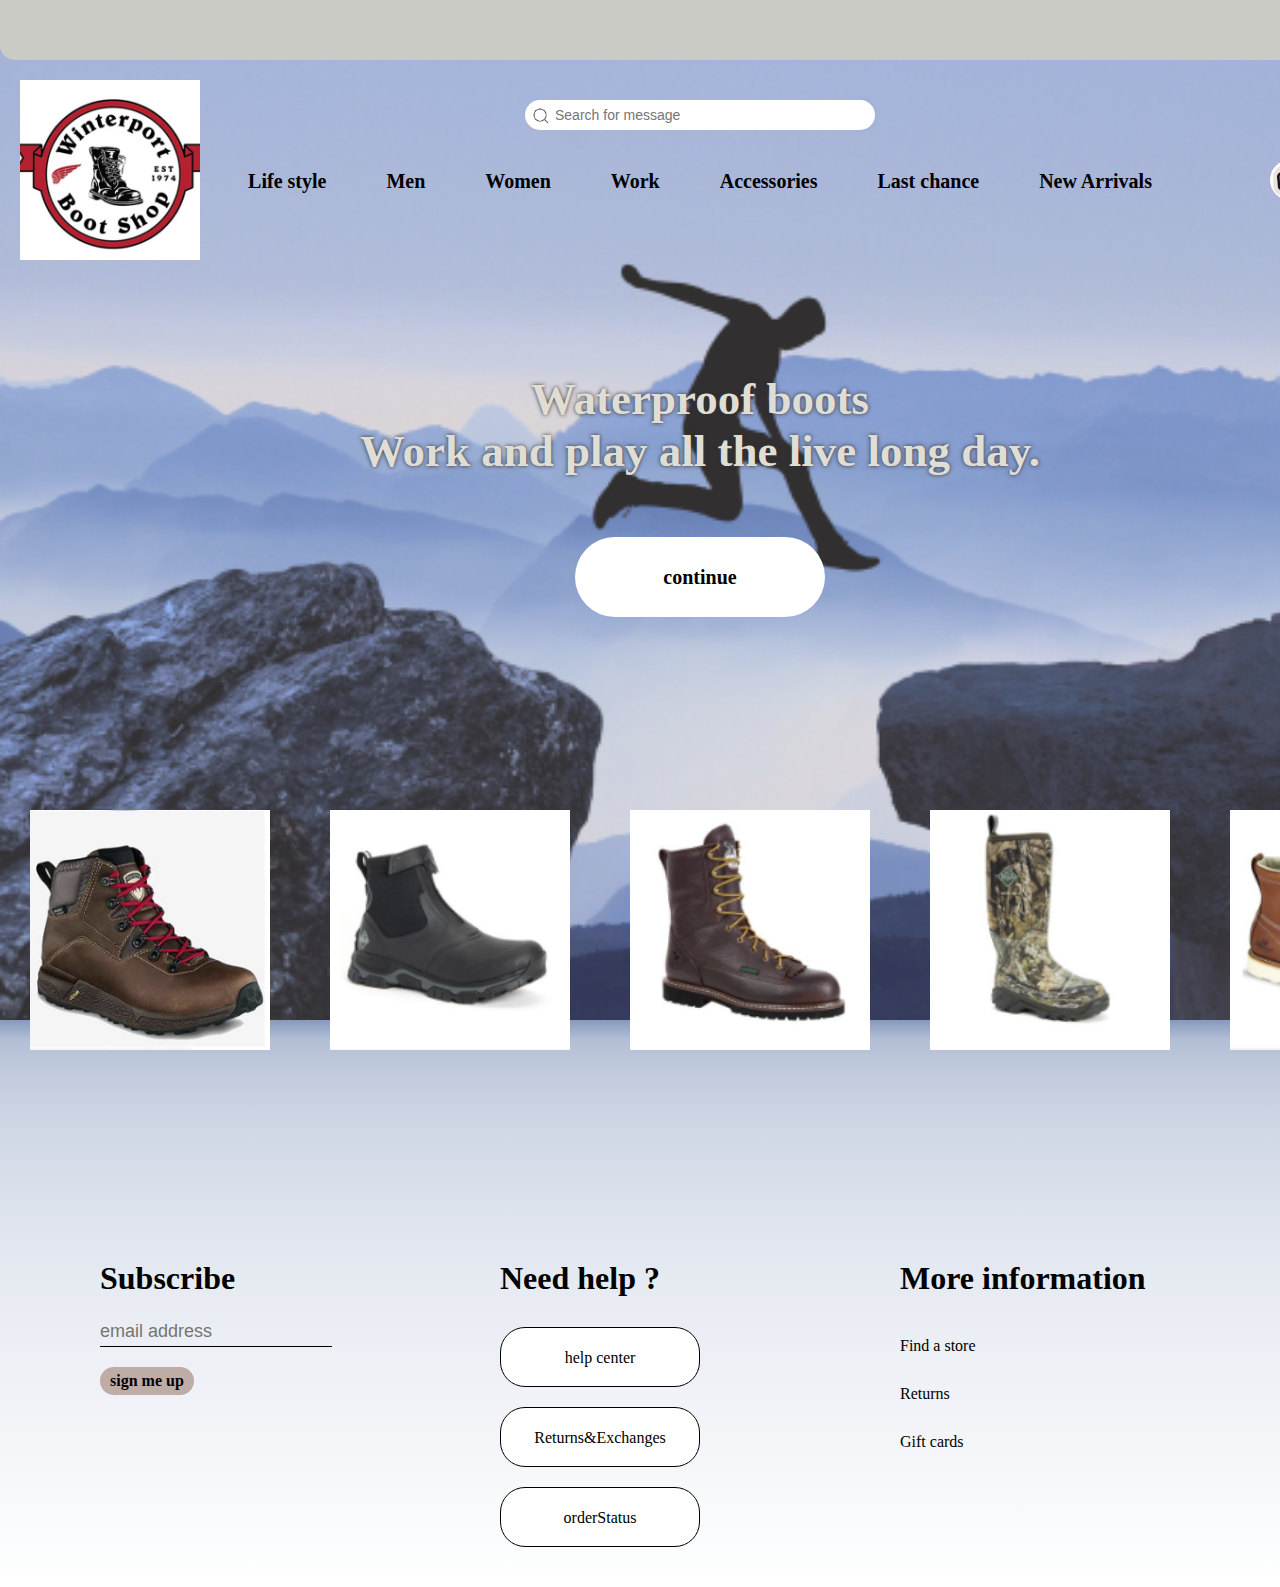
<file: index.html>
<!DOCTYPE html>
<html lang="en">

<head>
  <meta charset="UTF-8">
  <meta http-equiv="X-UA-Compatible" content="IE=edge">
  <meta name="viewport" content="width=device-width, initial-scale=1.0">
  <title>Login</title>
  <link rel="stylesheet" href="css/index.css">
</head>

<body>
  <div class="header">
    <div class="topic">Login</div>
    <div class="header-body">
      <div class="logo"></div>
      <div class="selects">
        <div class="icon shop"></div>
        <div class="icon menu"></div>
      </div>
      <div class="srh">
        <div class="left"></div>
        <input type="text" class="inp" placeholder="Search for message">
      </div>
      <ul class="navbar">
        <li class="item">Life style <ul class="item-hover-class">
            <li>Men</li>
            <li>Women</li>
            <li>Work</li>
            <li>Accessories</li>
          </ul>
        </li>
        <li class="item">Men <ul class="item-hover-class">
            <li>Men</li>
            <li>Women</li>
            <li>Work</li>
            <li>Accessories</li>
          </ul>
        </li>
        <li class="item">Women <ul class="item-hover-class">
            <li>Men</li>
            <li>Women</li>
            <li>Work</li>
            <li>Accessories</li>
          </ul>
        </li>
        <li class="item">Work</li>
        <li class="item">Accessories</li>
        <li class="item">Last chance</li>
        <li class="item">New Arrivals</li>
      </ul>
      <div class="content">
        <div class="slogan">Waterproof boots<br />Work and play all the live
          long day.</div>
        <div class="btn">
          <a href="./other/index.html">continue</a>
        </div>
      </div>
    </div>
    <div id="shoes-wrapper">
      <div class="pngline">
        <div class="png"><img src="./imgs/shoe1.png" alt=""></div>
        <div class="png"><img src="./imgs/shoe2.png" alt=""></div>
        <div class="png"><img src="./imgs/shoe3.png" alt=""></div>
        <div class="png"><img src="./imgs/shoe4.png" alt=""></div>
        <div class="png"><img src="./imgs/shoe5.png" alt=""></div>
      </div>
    </div>
  </div>
  <div class="main">
    <div class="col_l">
      <h3>Subscribe</h3>
      <input type="text" placeholder="email address"><br>
      <div class="signup btn">sign me up</div>
    </div>
    <div class="col_m">
      <h3>Need help ?</h3>
      <div class="btn-list">
        <div class="btn">help center</div>
        <div class="btn">Returns&Exchanges</div>
        <div class="btn">orderStatus</div>
      </div>
    </div>
    <div class="col_r">
      <h3>More information</h3>
      <div class="link-list">
        <a href="javascript:;">Find a store</a>
        <a href="javascript:;">Returns</a>
        <a href="javascript:;">Gift cards</a>
      </div>
    </div>
  </div>
</body>

</html>
</file>
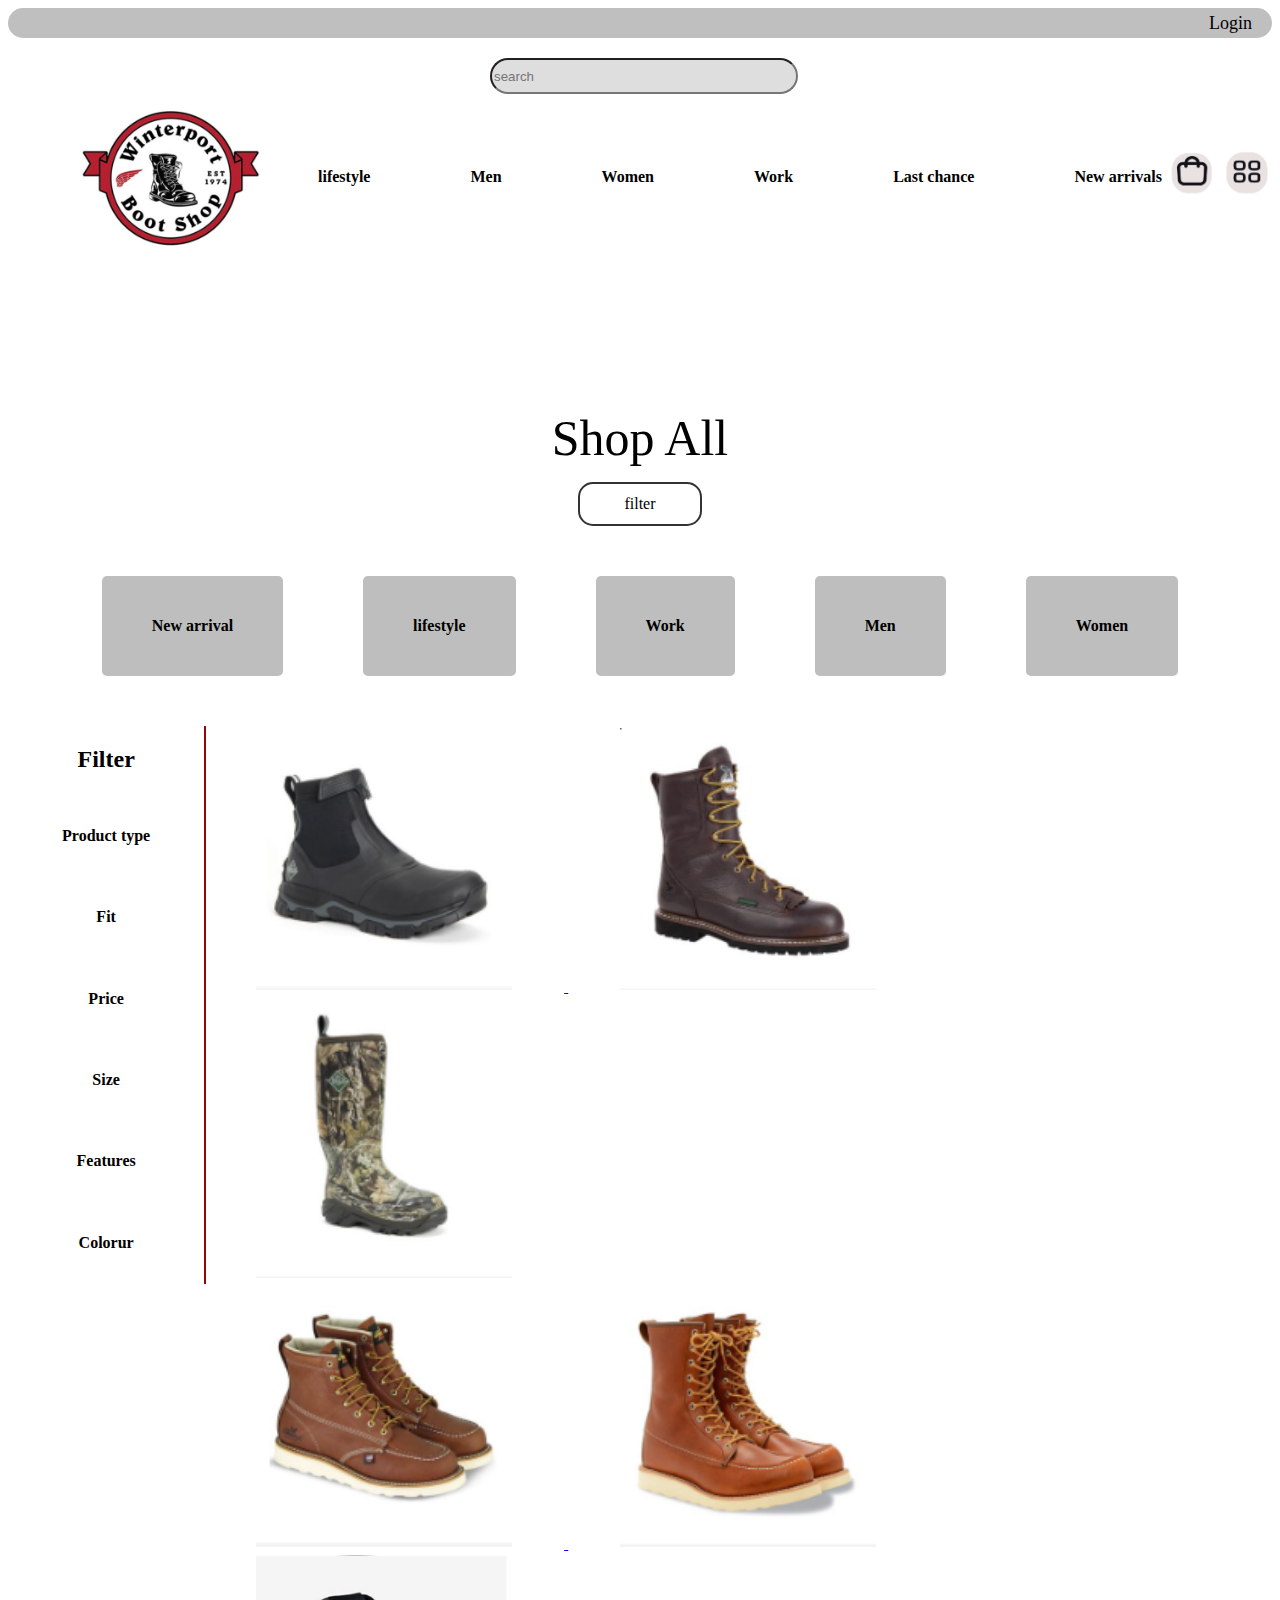
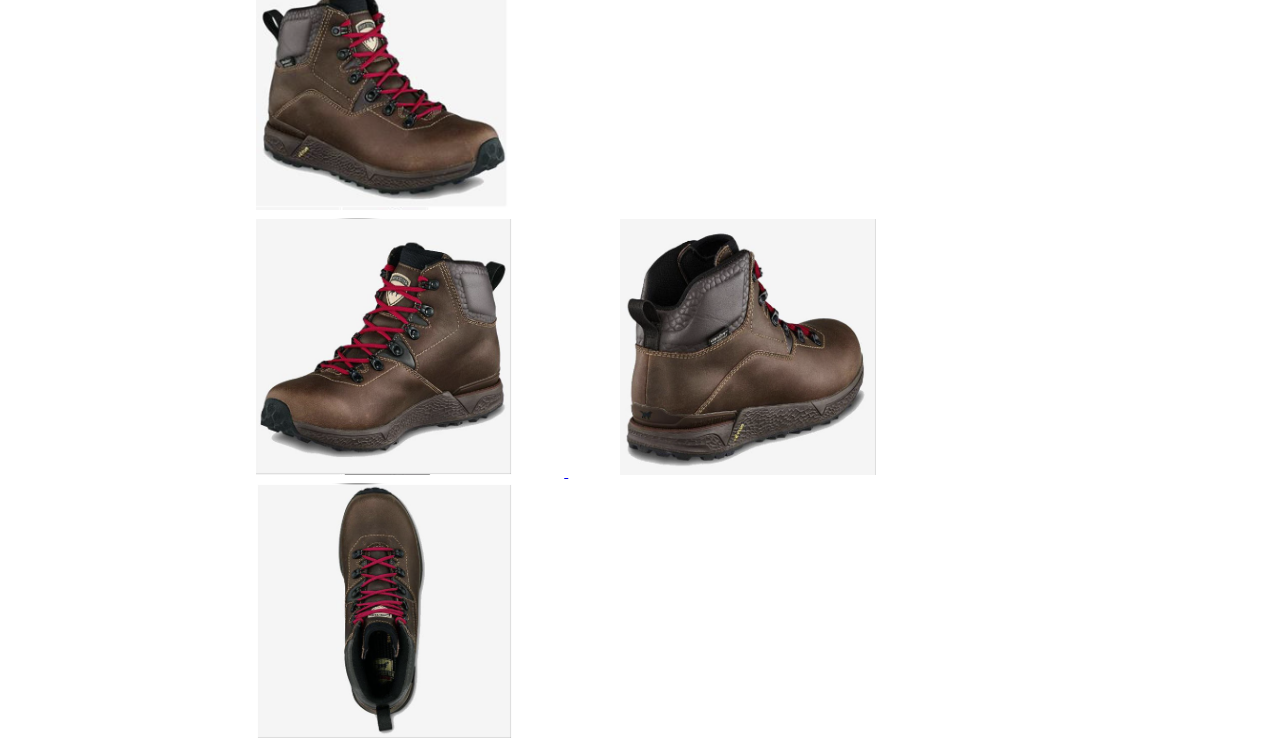
<file: other/index.html>
<!DOCTYPE html>
<html lang="en">

<head>
  <meta charset="UTF-8">
  <title>Title</title>
  <link rel="stylesheet" href="./index.css">
</head>

<body>
  <div class="login">Login</div>
  <div class="input">
    <input type="text" placeholder="search" />
  </div>
  <div class="nav">
    <a href="../index.html"><img src="./A3/微信图片_20230603154554.png" alt=""></a>
    <h4>lifestyle</h4>
    <h4>Men</h4>
    <h4>Women</h4>
    <h4>Work</h4>
    <h4>Last chance</h4>
    <h4>New arrivals</h4>
    <div>
      <img src="./A3/微信图片_20230603154605.png" alt="">
      <img src="./A3/微信图片_20230603154601.png" alt="">
    </div>
  </div>
  <div class="title">Shop All</div>
  <div class="filter">filter</div>
  <div class="nav2">
    <h4>New arrival</h4>
    <h4>lifestyle</h4>
    <h4>Work</h4>
    <h4>Men</h4>
    <h4>Women</h4>
  </div>
  <div class="nav3">
    <div class="nav3-l">
      <h2>Filter</h2>
      <h4>Product type</h4>
      <h4>Fit</h4>
      <h4>Price</h4>
      <h4>Size</h4>
      <h4>Features</h4>
      <h4>Colorur</h4>
    </div>
    <div>
      <div class="list">
        <div class="red"></div>
        <a href="../details.html">
          <img src="./A3/2fd34240a0e7835fe2efd508d3cba7c.png" alt="">
          <img src="./A3/3b537c094c905d2bfe17c156857c494.png" alt="">
          <img src="./A3/21b524e2fa5beba7e4d8f57fe9c40c2.png" alt="">
        </a>
      </div>
      <div class="list">
        <a href="../details.html">
          <img src="./A3/21585aa43b9ceb8bced40dbc0421b7d.png" alt="">
          <img src="./A3/cc462dd172261ce12dfb2aeab0b0e97.png" alt="">
          <img src="./A3/微信图片_20230603154610.png" alt="">
        </a>
      </div>
      <div class="list">
        <a href="../details.html">
          <img src="./A3/微信图片_20230603154614.png" alt="">
          <img src="./A3/微信图片_20230603154619.png" alt="">
          <img src="./A3/微信图片_20230603154627.png" alt="">
        </a>
      </div>
    </div>
  </div>
</body>

</html>
</file>
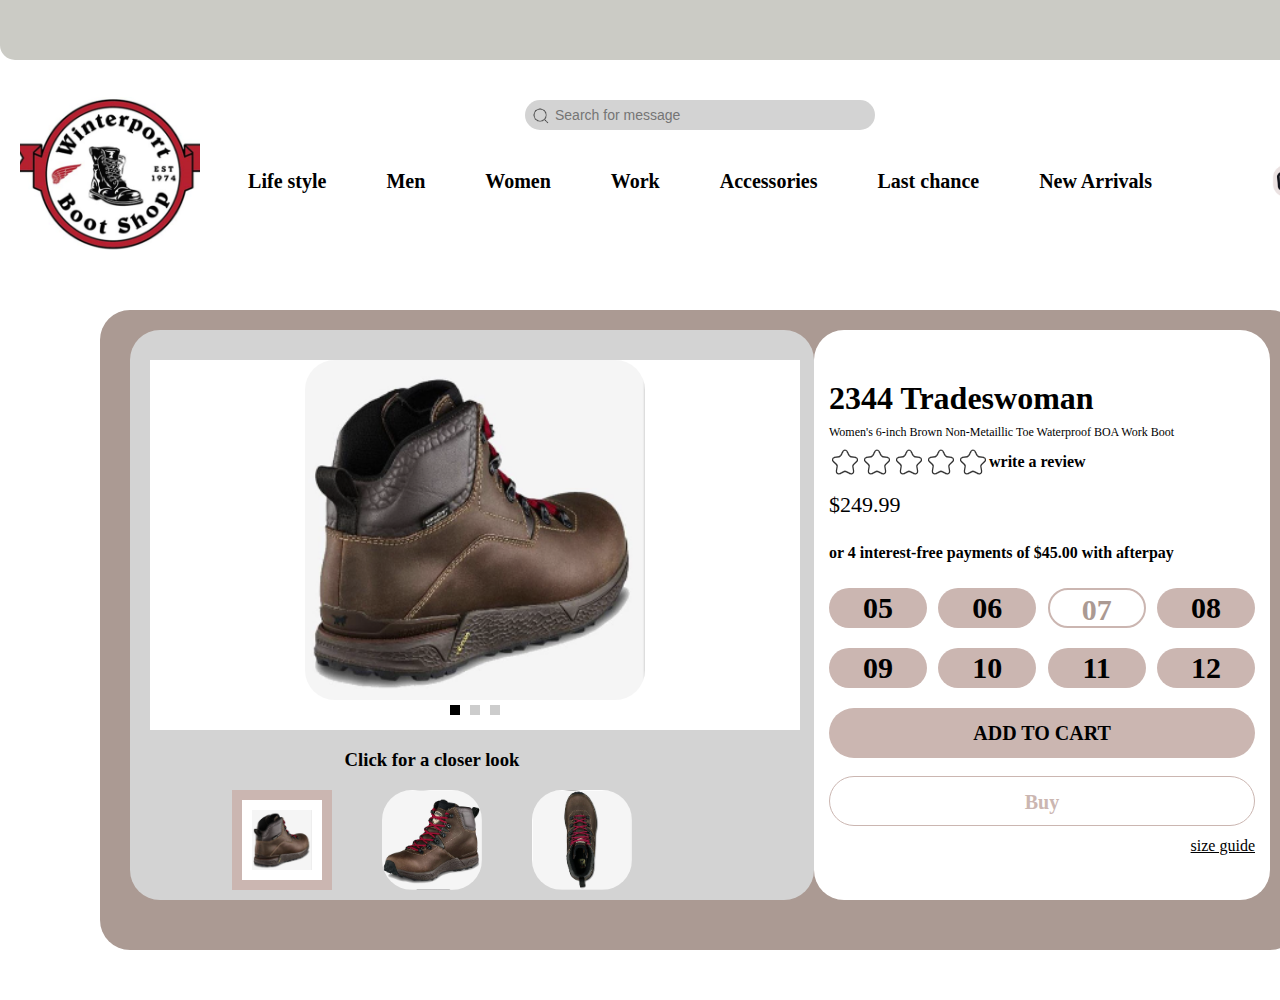
<file: details.html>
<!DOCTYPE html>
<html lang="en">

<head>
  <meta charset="UTF-8">
  <meta http-equiv="X-UA-Compatible" content="IE=edge">
  <meta name="viewport" content="width=device-width, initial-scale=1.0">
  <title>Details</title>
  <link rel="stylesheet" href="css/details.css">
</head>

<body>
  <div class="header">
    <div class="topic">Login</div>
    <div class="header-body">
      <div class="logo"></div>
      <div class="selects">
        <div class="icon shop"></div>
        <div class="icon menu"></div>
      </div>
      <div class="srh">
        <div class="left"></div>
        <input type="text" class="inp" placeholder="Search for message">
      </div>
      <ul class="navbar">
        <li class="item">Life style</li>
        <li class="item">Men</li>
        <li class="item">Women</li>
        <li class="item">Work</li>
        <li class="item">Accessories</li>
        <li class="item">Last chance</li>
        <li class="item">New Arrivals</li>
      </ul>
    </div>
    <div class="main">
      <div class="img-panel">
        <div class="image-board">
          <img src="imgs/fig1.png" alt="" id="show-img">
          <div class="dots">
            <div class="dot active"></div>
            <div class="dot"></div>
            <div class="dot"></div>
          </div>
        </div>
        <h3 class="tips">Click for a closer look</h3>
        <div class="figs">
          <div class="item sure"><img src="imgs/fig1.png" data-id="1" alt="">
          </div>
          <div class="item"><img src="imgs/fig2.png" data-id="2" alt=""></div>
          <div class="item"><img src="imgs/fig3.png" data-id="3" alt=""></div>
        </div>
      </div>
      <div class="info-panel">
        <h3 class="title">2344 Tradeswoman</h3>
        <p class="intro">Women's 6-inch Brown Non-Metaillic Toe Waterproof BOA
          Work Boot</p>
        <div class="review">
          <div class="stars"></div>
          <p>write a review</p>
        </div>
        <div class="price">$249.99</div>
        <h4 class="tips">or 4 interest-free payments of $45.00 with afterpay
        </h4>
        <!-- <div class="area">US</div> -->
        <div class="size-wrapper">
          <div class="size" data-size="5">05</div>
          <div class="size" data-size="6">06</div>
          <div class="size sure" data-size="7">07</div>
          <div class="size" data-size="8">08</div>
          <div class="size" data-size="9">09</div>
          <div class="size" data-size="10">10</div>
          <div class="size" data-size="11">11</div>
          <div class="size" data-size="12">12</div>
        </div>
        <div class="add-btn">ADD TO CART</div>
        <br>
        <div class="buy-btn">Buy</div>
        <div class="guide">size guide</div>
      </div>
      <div class="order-panel">
        <div class="title">Item Added To Cart</div>
        <div class="info">
          <div class="pic">
            <img src="imgs/fig1.png" alt="">
          </div>
          <div class="detail">
            <div class="name">xxxx product</div>
            <div class="type">women</div>
            <div class="tag">Qty1</div>
            <div class="tag">Size <span id="size">7</span></div>
            <div class="price">$249.99</div>
          </div>
        </div>
        <div class="op-area">
          <div class="top-line">
            <div class="left">1 item</div>
            <div class="right">
              <p>Subtotal:</p>
              <p>$8888</p>
            </div>
          </div>
          <div class="btn cart">View Cart</div>
          <div class="btn check">Proceed To Checkout</div>
        </div>
      </div>
    </div>
  </div>
  <script>
    document.querySelectorAll(".figs .item").forEach(function (item) {
      item.addEventListener("click", function () {
        const id = this.children[0].getAttribute("data-id");
        document.querySelector("#show-img").src = `imgs/fig${id}.png`;
        document.querySelectorAll(".dot").forEach(function (dot, idx) {
          dot.classList.remove("active");
          if (idx === id - 1) {
            dot.classList.add("active");
          }
        });
        document.querySelectorAll(".figs .item").forEach((dot, idx) => {
          dot.classList.remove("sure");
          if (idx === id - 1) {
            dot.classList.add("sure");
          }
        })
      });
    });

    document.querySelectorAll(".size-wrapper .size").forEach(function (size) {
      size.addEventListener("click", function () {
        document.querySelectorAll(".size-wrapper .size").forEach((ele) => {
          ele.classList = 'size';
        })
        this.classList = 'sure size'
        const sizeValue = this.getAttribute("data-size");
        document.querySelector("#size").textContent = sizeValue;
      });
    });

    document.querySelectorAll(".add-btn").forEach(function (addBtn) {
      addBtn.addEventListener("click", function () {
        document.querySelector(".order-panel").style.display = "block";
      });
    });

    document.querySelectorAll(".order-panel .btn").forEach(function (btn) {
      btn.addEventListener("click", function () {
        document.querySelector(".order-panel").style.display = "none";
      });
    });
    /* buy */
    document.querySelector('.buy-btn').addEventListener('click', function () {
      alert('buy success')
      window.location.href = '/index.html'
    })
  </script>
</body>

</html>
</file>
<file: css/index.css>
* {
  margin: 0;
  padding: 0;
  box-sizing: border-box;
}
ul,
li {
  list-style: none;
}
body {
  min-width: 1400px;
}
.header {
  position: relative;
  background: url('../imgs/banner.png') no-repeat center;
  background-size: cover;
  background-position: center 20px;
  height: 1020px;
}
.header .topic {
  height: 60px;
  font-weight: bold;
  font-size: 24px;
  text-align: right;
  padding-right: 20px;
  line-height: 60px;
  background-color: #cbcbc5;
  border-radius: 15px;
  border-top-left-radius: 0;
  border-top-right-radius: 0;
}
.header .header-body {
  overflow: hidden;
  position: relative;
}
.header-body .logo {
  position: absolute;
  top: 20px;
  left: 20px;
  width: 180px;
  height: 180px;
  background: url('../imgs/logo.png') no-repeat center;
  background-size: cover;
}
.header-body .selects {
  display: flex;
  gap: 20px;
  flex-direction: row;
  position: absolute;
  top: 100px;
  right: 30px;
}
.selects .icon {
  width: 40px;
  height: 40px;
  border-radius: 50%;
  cursor: pointer;
}
.selects .icon.shop {
  background: url('../imgs/shop-icon.png') no-repeat center;
  background-size: cover;
}
.selects .icon.menu {
  background: url('../imgs/menu-icon.png') no-repeat center;
  background-size: cover;
}
.header-body .srh {
  margin: 40px auto;
  width: 350px;
  height: 30px;
  background: #fff;
  border-radius: 15px;
  overflow: hidden;
}
.srh .left {
  float: left;
  width: 30px;
  height: 30px;
  background: url('../imgs/srh-icon.png') no-repeat center;
  background-size: 70%;
}
.srh .inp {
  border: none;
  font-size: 14px;
  line-height: 30px;
  outline: none;
}
.header-body .navbar {
  display: flex;
  flex-direction: row;
  justify-content: center;
  padding: 0 150px;
}
.navbar .item {
  padding: 0 30px;
  font-size: 20px;
  font-weight: bold;
  cursor: pointer;
}
.navbar .item:hover {
  background-color: #333;
  color: #fff;
}
.navbar .item:hover .item-hover-class {
  display: block;
}
.item-hover-class {
  display: none;
}
.item-hover-class > li {
  height: 50px;
  line-height: 50px;
  color: #fff;
}
.item-hover-class > li:hover {
  background-color: rgba(51, 51, 51, 0.1);
}
.content .slogan {
  font-size: 45px;
  text-align: center;
  color: #dfddd4;
  text-shadow: 0px 0px 4px #333;
  font-weight: bold;
  width: 1000px;
  margin: 180px auto 60px;
}
.btn {
  cursor: pointer;
  background-color: #fff;
}
.btn a {
  text-decoration: none;
  /* 去除默认的下划线 */
  outline: none;
  /* 去除旧版浏览器的点击后的外虚线框 */
  color: #000;
  /* 去除默认的颜色和点击后变化的颜色 */
}
.content .btn {
  background-color: #fff;
  width: 250px;
  height: 80px;
  border-radius: 40px;
  font-weight: bold;
  line-height: 80px;
  text-align: center;
  font-size: 20px;
  margin: 0 auto;
}
#shoes-wrapper {
  position: absolute;
  bottom: -60px;
  width: 100%;
  white-space: nowrap;
  overflow: hidden;
}
#shoes-wrapper .scroll-content {
  display: block;
  height: 180px;
  overflow-x: scroll;
  overflow-y: hidden;
}
/*滚动条样式*/
.scroll-content::-webkit-scrollbar {
  width: 4px;
  /*height: 4px;*/
}
.scroll-content:-webkit-scrollbar-thumb {
  border-radius: 10px;
  -webkit-box-shadow: inset 0 0 5px rgba(0, 0, 0, 0.2);
  background: rgba(0, 0, 0, 0.2);
}
.scroll-content::-webkit-scrollbar-track {
  -webkit-box-shadow: inset 0 0 5px rgba(0, 0, 0, 0.2);
  border-radius: 0;
  background: rgba(0, 0, 0, 0.1);
}
#shoes-wrapper .scroll-item {
  padding: 0 25px;
  display: inline-block;
}
#shoes-wrapper .scroll-item img {
  width: 230px;
  height: 180px;
  object-fit: cover;
  border-radius: 20px;
  cursor: pointer;
}
.main {
  display: flex;
  justify-content: center;
  padding: 240px 100px 40px;
  overflow: hidden;
  background: linear-gradient(to bottom, #8699bd, 10%, white);
}
.main h3 {
  font-size: 32px;
}
.main .col_l,
.main .col_m,
.main .col_r {
  flex: 1;
}
.col_l input {
  border: 0;
  border-bottom: 1px solid black;
  background-color: transparent;
  outline: none;
  margin: 20px 0;
  height: 30px;
  font-size: 18px;
}
.col_l .signup {
  background-color: #bfaca6;
  padding: 5px 10px;
  font-weight: bold;
  display: inline-block;
  border-radius: 25px;
}
.col_m .btn-list {
  display: flex;
  flex-direction: column;
  gap: 20px;
  margin-top: 30px;
}
.btn-list .btn {
  width: 200px;
  height: 60px;
  border-radius: 25px;
  line-height: 60px;
  text-align: center;
  border: 1px solid black;
}
.col_r .link-list {
  display: flex;
  flex-direction: column;
  gap: 30px;
  margin-top: 40px;
}
.link-list a {
  text-decoration: none;
  color: #000;
}
.swiper-slide img {
  width: 200px;
  height: 200px;
  object-fit: cover;
}
.pngline {
  display: flex;
  width: 100%;
  align-items: center;
  vertical-align: middle;
  flex-grow: 1;
  margin: auto;
}
.pngline .png {
  height: 240px;
  margin: 30px;
  flex-grow: 1;
}
.pngline img {
  width: 240px;
  height: 240px;
  object-fit: cover;
  transition: all 0.6s;
}
.pngline img:hover {
  box-shadow: 0px 0px 4px #ccc;
  transform: scale(1.1);
  border: 6px solid #fff;
  border-radius: 6px;
}
</file>
<file: other/index.css>
.login {
  background: #bfbfbf;
  height: 30px;
  line-height: 30px;
  text-align: right;
  padding: 0 20px;
  border-radius: 20px;
  font-size: 18px;
}

.input {
  width: 300px;
  margin: 20px auto 0;
}

.input input {
  width: 100%;
  height: 30px;
  border-radius: 20px;
  background: #dedede;
}

.nav {
  display: flex;
  align-items: center;
  justify-content: center;
  position: relative;
}

.nav>a>img {
  width: 200px;
}

.nav h4 {
  margin: 0 50px;
}

.nav div {
  position: absolute;
  top: 52px;
  right: 0;
}

.nav div img {
  width: 50px;
}

.title {
  font-size: 50px;
  text-align: center;
  margin-top: 150px;
}

.filter {
  width: 120px;
  height: 40px;
  margin: 15px auto;
  line-height: 40px;
  text-align: center;
  border: 2px solid #333;
  border-radius: 15px;
}

.nav2 {
  display: flex;
  justify-content: center;
  margin-top: 50px;
}

.nav2 h4 {
  padding: 0 50px;
  height: 100px;
  line-height: 100px;
  background: #bebebe;
  margin: 0 40px;
  border-radius: 5px;
}

.nav3 {
  display: flex;
  margin-top: 50px;
}

.nav3-l {
  width: 200px;
}

.nav3-l h4 {
  height: 60px;
  text-align: center;
}

.nav3-l h2 {
  height: 60px;
  text-align: center;
}

.list img {
  width: 260px;
  margin: 0 50px;
  transition: all 0.6s;
  border: 2px solid #fff;
  box-sizing: border-box;
}

.list img:hover {
  opacity: 0.8;
  border-radius: 20px;
  box-sizing: border-box;
  border: 2px solid #bebebe;
  overflow: hidden;
}

.list {
  position: relative;
}

.red {
  position: absolute;
  top: 0;
  left: 0;
  width: 2px;
  height: 100%;
  background: #960404;
}
</file>
<file: css/details.css>
* {
  margin: 0;
  padding: 0;
  box-sizing: border-box;
}
ul,
li {
  list-style: none;
}
body {
  min-width: 1400px;
}
.header {
  position: relative;
}
.header .topic {
  height: 60px;
  font-weight: bold;
  font-size: 24px;
  text-align: right;
  padding-right: 20px;
  line-height: 60px;
  background-color: #cbcbc5;
  border-radius: 15px;
  border-top-left-radius: 0;
  border-top-right-radius: 0;
}
.header .header-body {
  overflow: hidden;
  position: relative;
  height: 200px;
}
.header-body .logo {
  position: absolute;
  top: 20px;
  left: 20px;
  width: 180px;
  height: 180px;
  background: url('../imgs/logo.png') no-repeat center;
  background-size: cover;
}
.header-body .selects {
  display: flex;
  gap: 20px;
  flex-direction: row;
  position: absolute;
  top: 100px;
  right: 30px;
}
.selects .icon {
  width: 40px;
  height: 40px;
  border-radius: 50%;
  cursor: pointer;
}
.selects .icon.shop {
  background: url('../imgs/shop-icon.png') no-repeat center;
  background-size: cover;
}
.selects .icon.menu {
  background: url('../imgs/menu-icon.png') no-repeat center;
  background-size: cover;
}
.header-body .srh {
  margin: 40px auto;
  width: 350px;
  height: 30px;
  background: #d3d3d3;
  border-radius: 15px;
  overflow: hidden;
}
.srh .left {
  float: left;
  width: 30px;
  height: 30px;
  background: url('../imgs/srh-icon.png') no-repeat center;
  background-size: 70%;
}
.srh .inp {
  border: none;
  font-size: 14px;
  line-height: 30px;
  outline: none;
  background: #d3d3d3;
}
.header-body .navbar {
  display: flex;
  flex-direction: row;
  justify-content: center;
  padding: 0 150px;
}
.navbar .item {
  padding: 0 30px;
  font-size: 20px;
  font-weight: bold;
  cursor: pointer;
}
.header .main {
  position: relative;
  height: 640px;
  width: 1200px;
  background: #ab9a93;
  border-radius: 30px;
  margin: 50px auto;
  padding: 20px 30px 50px;
}
.main .img-panel {
  float: left;
  width: 60%;
  height: 100%;
  padding: 20px;
  padding-right: 100px;
  background: lightgray;
  border-radius: 30px;
}
.img-panel .image-board {
  width: 650px;
  height: 370px;
  position: relative;
  background-color: #fff;
}
.img-panel .image-board img#show-img {
  width: 340px;
  height: auto;
  margin: 10px auto;
  display: block;
  border-radius: 30px;
}
.image-board .dots {
  position: absolute;
  bottom: 15px;
  right: 0;
  left: 0;
  display: flex;
  justify-content: center;
  gap: 10px;
}
.image-board .dots .dot {
  width: 10px;
  height: 10px;
  background: #ccc;
}
.image-board .dots .dot.active {
  background: #000;
}
.img-panel .tips {
  text-align: center;
  line-height: 60px;
}
.img-panel .figs {
  display: flex;
  justify-content: center;
  gap: 50px;
}
.figs .item {
  width: 100px;
  height: 100px;
  border-radius: 30px;
  overflow: hidden;
  cursor: pointer;
  transition: all 0.6s;
}
.figs .item.sure {
  border: 10px solid #cbb6b1;
  box-sizing: border-box;
  padding: 10px;
  background-color: #fff;
  border-radius: 0;
}
.figs .item img {
  width: 100%;
  height: 100%;
  object-fit: contain;
}
.main .info-panel {
  float: left;
  width: 40%;
  height: 100%;
  background: #fff;
  border-radius: 30px;
  padding: 50px 15px;
}
.info-panel .title {
  font-size: 32px;
}
.info-panel .intro {
  font-size: 12px;
  line-height: 30px;
}
.info-panel .review {
  height: 30px;
}
.info-panel .review .stars {
  float: left;
  width: 160px;
  height: 30px;
  background: url('../imgs/star.png') repeat-x center;
}
.info-panel .review p {
  float: left;
  font-weight: bold;
  height: 30px;
  line-height: 30px;
}
.info-panel .price {
  font-size: 22px;
  margin: 15px 0;
}
.info-panel .tips {
  font-weight: bold;
  line-height: 40px;
}
.info-panel .area {
  padding-left: 20px;
  height: 50px;
  border-radius: 25px;
  font-weight: bold;
  font-size: 20px;
  line-height: 50px;
  background-color: #cbb6b1;
}
.info-panel .size-wrapper {
  display: flex;
  flex-wrap: wrap;
  justify-content: space-between;
  width: 100%;
  margin: 15px 0 0;
}
.size-wrapper .size {
  width: 23%;
  margin-bottom: 20px;
  height: 40px;
  font-size: 30px;
  font-weight: bold;
  text-align: center;
  line-height: 40px;
  border-radius: 20px;
  background: #cbb6b1;
  cursor: pointer;
}
.size-wrapper .size.sure {
  border: 2px solid #cbb6b1;
  box-sizing: border-box;
  color: #ab9a93;
  font-weight: bold;
  background-color: #fff;
}
.info-panel .add-btn {
  text-align: center;
  font-weight: bold;
  font-size: 20px;
  height: 50px;
  border-radius: 25px;
  line-height: 50px;
  background-color: #cbb6b1;
  cursor: pointer;
}
.add-btn,
.buy-btn {
  transition: all 0.6s;
}
.info-panel .buy-btn {
  text-align: center;
  font-weight: bold;
  font-size: 20px;
  height: 50px;
  border-radius: 25px;
  line-height: 50px;
  border: 1px solid #cbb6b1;
  color: #cbb6b1;
  cursor: pointer;
}
.add-btn:hover {
  opacity: 0.8;
  border-radius: 0;
}
.buy-btn:hover {
  opacity: 0.8;
  border-radius: 0;
  background-color: #cbb6b1;
  color: #fff;
}
.info-panel .guide {
  text-align: right;
  cursor: pointer;
  text-decoration: underline;
  line-height: 40px;
}
.main .order-panel {
  display: none;
  z-index: 1;
  position: absolute;
  right: -40px;
  top: -110px;
  width: 450px;
  height: 550px;
  border-radius: 30px;
  background: #dbbfbc;
}
.order-panel .title {
  height: 50px;
  line-height: 50px;
  text-align: center;
  font-size: 32px;
  font-weight: bold;
  border-radius: 30px;
  background: #f5f5f5;
}
.order-panel .info {
  height: 270px;
  padding: 30px 20px;
}
.info .pic {
  float: left;
  width: 240px;
  margin-right: 25px;
}
.info .pic img {
  width: 100%;
  height: 140px;
  border-radius: 20px;
}
.info .detail {
  float: left;
}
.info .detail .name {
  font-size: 16px;
  font-weight: bold;
  margin-bottom: 15px;
}
.info .detail .type {
  font-size: 16px;
}
.info .detail .tag {
  font-size: 18px;
  margin: 15px 0;
}
.info .detail .price {
  font-size: 22px;
}
.order-panel .op-area {
  background-color: #f5f5f5;
  height: 230px;
  border-radius: 20px;
}
.op-area .top-line {
  height: 50px;
  padding: 10px;
  margin-bottom: 50px;
}
.op-area .top-line .left {
  float: left;
}
.op-area .top-line .right {
  float: right;
  margin-right: 20px;
  text-align: center;
}
.op-area .btn {
  width: 250px;
  height: 40px;
  border-radius: 20px;
  line-height: 40px;
  text-align: center;
  font-size: 18px;
  background: #cbb6b1;
  margin: 20px auto;
  cursor: pointer;
}
.op-area .btn.cart {
  font-weight: bold;
}
</file>
